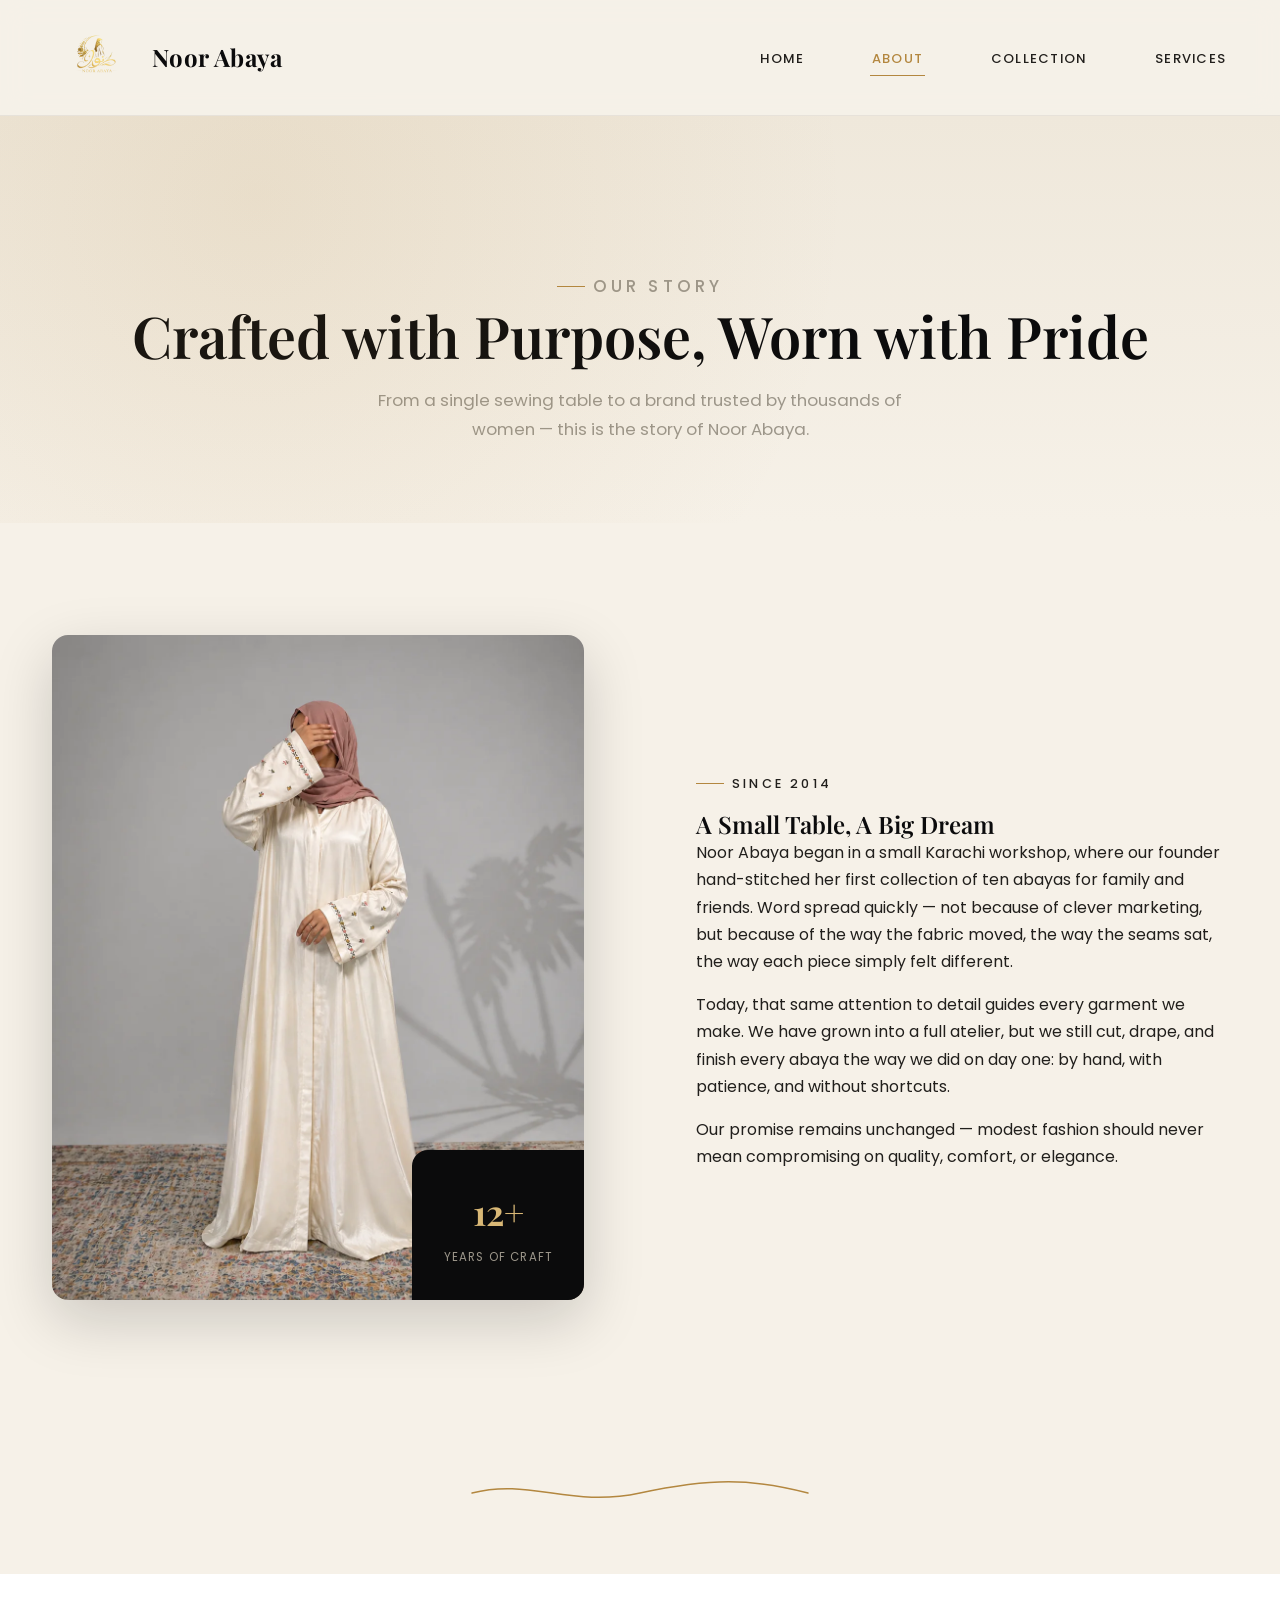
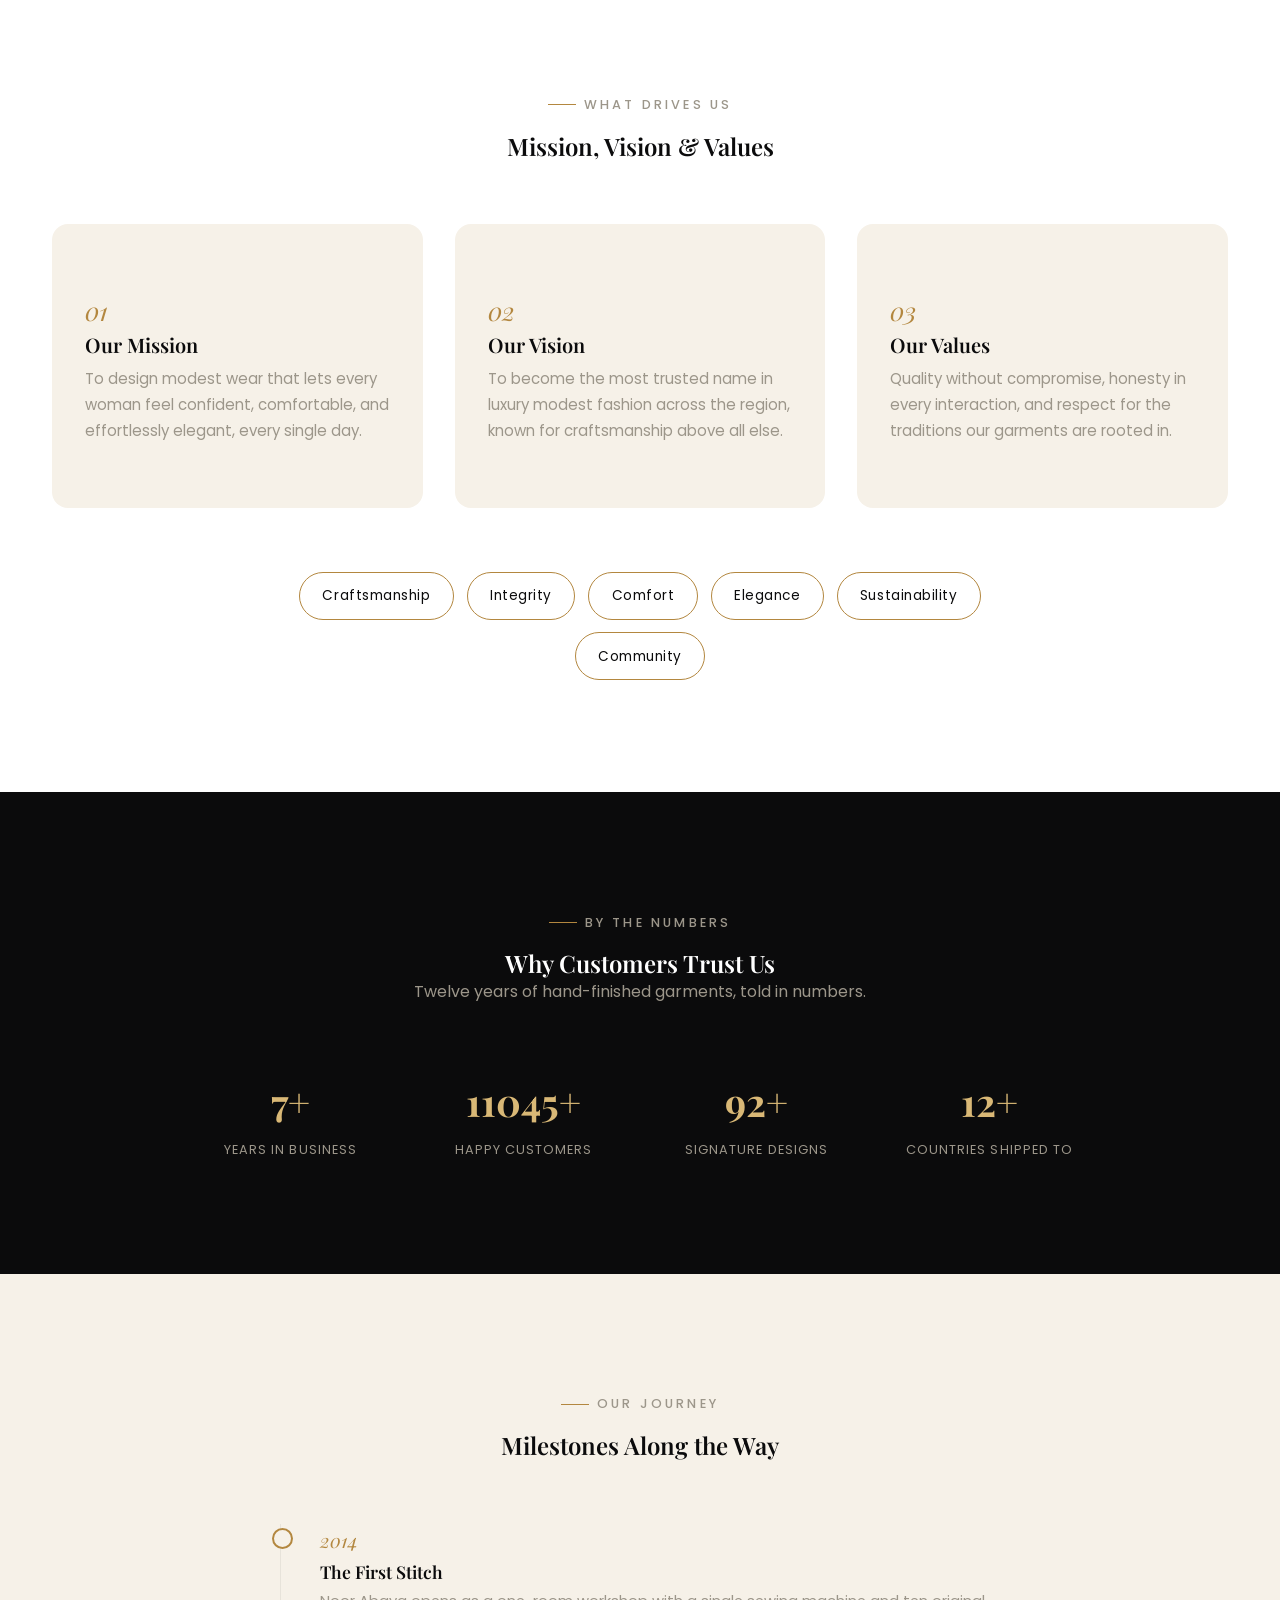
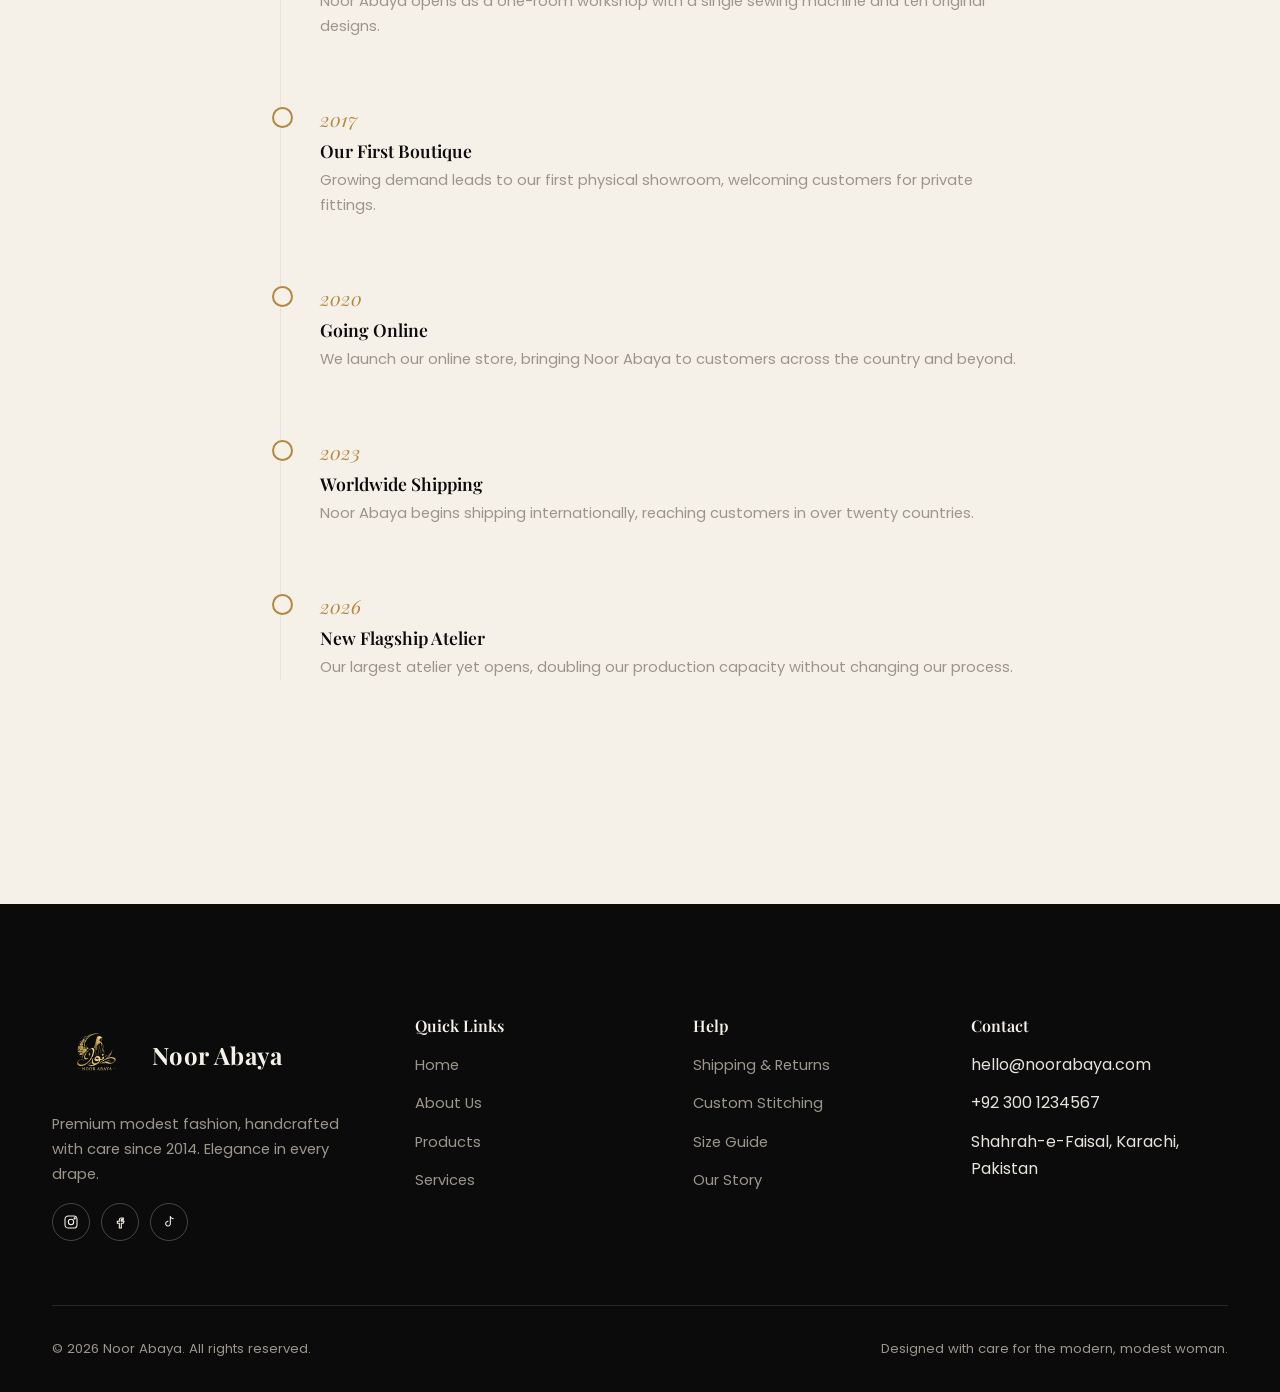
<file: about.html>
<!DOCTYPE html>
<html lang="en">
<head>
  <meta charset="UTF-8">
  <meta name="viewport" content="width=device-width, initial-scale=1.0">
  <title>About Us | Noor Abaya</title>
  <meta name="description" content="Learn the story, mission, and values behind Noor Abaya's luxury modest fashion house.">

  <link rel="stylesheet" href="css/style.css">
  <link rel="icon" href="data:,">
</head>
<body>

 
  <header>
    <nav class="navbar">
      <div class="nav-inner">
           <a href="index.html" class="logo">
    <img src="img/LOGO-removebg-preview.png" alt="Noor Abaya Logo" class="logo-img">
    <span>Noor Abaya</span>
</a>

        <ul class="nav-menu">
          <li><a href="index.html">Home</a></li>
          <li><a href="about.html">About</a></li>
          <li><a href="products.html">Collection</a></li>
          <li><a href="services.html">Services</a></li>
        </ul>

        <button class="hamburger" aria-label="Toggle navigation menu" aria-expanded="false">
          <span></span>
          <span></span>
          <span></span>
        </button>
      </div>
    </nav>
  </header>

  <main>

    
    <section class="page-banner">
      <div class="container">
        <p class="eyebrow">Our Story</p>
        <h1>Crafted with Purpose, Worn with Pride</h1>
        <p>From a single sewing table to a brand trusted by thousands of women — this is the story of Noor Abaya.</p>
      </div>
    </section>

  
    <section class="section">
      <div class="container story">
        <div class="story-media reveal">
          <img
            src="img/A5.webp"
            alt="Founder reviewing abaya fabric in the Noor Abaya atelier"
            width="900" height="1125">
          <div class="years">
            <strong>12+</strong>
            <span>Years of Craft</span>
          </div>
        </div>

        <div class="story-text reveal">
          <p class="eyebrow">Since 2014</p>
          <h2>A Small Table, A Big Dream</h2>
          <p>Noor Abaya began in a small Karachi workshop, where our founder hand-stitched her first collection of ten abayas for family and friends. Word spread quickly — not because of clever marketing, but because of the way the fabric moved, the way the seams sat, the way each piece simply felt different.</p>
          <p>Today, that same attention to detail guides every garment we make. We have grown into a full atelier, but we still cut, drape, and finish every abaya the way we did on day one: by hand, with patience, and without shortcuts.</p>
          <p>Our promise remains unchanged — modest fashion should never mean compromising on quality, comfort, or elegance.</p>
        </div>
      </div>
    </section>

    <svg class="thread-divider" viewBox="0 0 340 34" aria-hidden="true">
      <path d="M2 17 C 60 2, 100 32, 170 17 S 280 2, 338 17" />
    </svg>


    <section class="section mvv">
      <div class="container">
        <div class="section-head reveal">
          <p class="eyebrow">What Drives Us</p>
          <h2>Mission, Vision &amp; Values</h2>
        </div>

        <div class="mvv-grid">
          <article class="mvv-card reveal">
            <span class="num">01</span>
            <h3>Our Mission</h3>
            <p>To design modest wear that lets every woman feel confident, comfortable, and effortlessly elegant, every single day.</p>
          </article>

          <article class="mvv-card reveal">
            <span class="num">02</span>
            <h3>Our Vision</h3>
            <p>To become the most trusted name in luxury modest fashion across the region, known for craftsmanship above all else.</p>
          </article>

          <article class="mvv-card reveal">
            <span class="num">03</span>
            <h3>Our Values</h3>
            <p>Quality without compromise, honesty in every interaction, and respect for the traditions our garments are rooted in.</p>
          </article>
        </div>

        <div class="values-list reveal" style="margin-top: var(--space-lg);">
          <span>Craftsmanship</span>
          <span>Integrity</span>
          <span>Comfort</span>
          <span>Elegance</span>
          <span>Sustainability</span>
          <span>Community</span>
        </div>
      </div>
    </section>

   
    <section class="section trust-strip">
      <div class="container">
        <div class="section-head reveal">
          <p class="eyebrow">By the Numbers</p>
          <h2>Why Customers Trust Us</h2>
          <p>Twelve years of hand-finished garments, told in numbers.</p>
        </div>

        <div class="trust-grid">
          <div class="reveal">
            <strong data-count="12" data-suffix="+">0</strong>
            <span>Years in Business</span>
          </div>
          <div class="reveal">
            <strong data-count="18000" data-suffix="+">0</strong>
            <span>Happy Customers</span>
          </div>
          <div class="reveal">
            <strong data-count="150" data-suffix="+">0</strong>
            <span>Signature Designs</span>
          </div>
          <div class="reveal">
            <strong data-count="20" data-suffix="+">0</strong>
            <span>Countries Shipped To</span>
          </div>
        </div>
      </div>
    </section>

  
    <section class="section">
      <div class="container">
        <div class="section-head reveal">
          <p class="eyebrow">Our Journey</p>
          <h2>Milestones Along the Way</h2>
        </div>

        <div class="timeline">
          <div class="timeline-item reveal">
            <span class="year">2014</span>
            <h3>The First Stitch</h3>
            <p>Noor Abaya opens as a one-room workshop with a single sewing machine and ten original designs.</p>
          </div>
          <div class="timeline-item reveal">
            <span class="year">2017</span>
            <h3>Our First Boutique</h3>
            <p>Growing demand leads to our first physical showroom, welcoming customers for private fittings.</p>
          </div>
          <div class="timeline-item reveal">
            <span class="year">2020</span>
            <h3>Going Online</h3>
            <p>We launch our online store, bringing Noor Abaya to customers across the country and beyond.</p>
          </div>
          <div class="timeline-item reveal">
            <span class="year">2023</span>
            <h3>Worldwide Shipping</h3>
            <p>Noor Abaya begins shipping internationally, reaching customers in over twenty countries.</p>
          </div>
          <div class="timeline-item reveal">
            <span class="year">2026</span>
            <h3>New Flagship Atelier</h3>
            <p>Our largest atelier yet opens, doubling our production capacity without changing our process.</p>
          </div>
        </div>
      </div>
    </section>

    
         
         

  
  <footer class="site-footer">
    <div class="container">
      <div class="footer-grid">
        <div class="footer-brand">
              <a href="index.html" class="logo">
    <img src="img/LOGO-removebg-preview.png" alt="Noor Abaya Logo" class="logo-img">
    <span>Noor Abaya</span>
</a>
          <p>Premium modest fashion, handcrafted with care since 2014. Elegance in every drape.</p>
          <div class="social-icons">
            <a href="#" aria-label="Instagram">
              <svg width="16" height="16" viewBox="0 0 24 24" fill="none" stroke="currentColor" stroke-width="1.6"><rect x="3" y="3" width="18" height="18" rx="5"/><circle cx="12" cy="12" r="4"/><circle cx="17.5" cy="6.5" r="1"/></svg>
            </a>
            <a href="#" aria-label="Facebook">
              <svg width="16" height="16" viewBox="0 0 24 24" fill="none" stroke="currentColor" stroke-width="1.6"><path d="M14 9h3V6h-3c-1.7 0-3 1.3-3 3v2H8v3h3v7h3v-7h3l1-3h-4V9c0-.6.4-1 1-1z"/></svg>
            </a>
            <a href="#" aria-label="TikTok">
              <svg width="16" height="16" viewBox="0 0 24 24" fill="none" stroke="currentColor" stroke-width="1.6"><path d="M14 3v11.5a3.5 3.5 0 1 1-3-3.46M14 3c.5 2.5 2 4 5 4.2"/></svg>
            </a>
          </div>
        </div>

        <div class="footer-col">
          <h4>Quick Links</h4>
          <ul>
            <li><a href="index.html">Home</a></li>
            <li><a href="about.html">About Us</a></li>
            <li><a href="products.html">Products</a></li>
            <li><a href="services.html">Services</a></li>
          </ul>
        </div>

        <div class="footer-col">
          <h4>Help</h4>
          <ul>
            <li><a href="services.html">Shipping &amp; Returns</a></li>
            <li><a href="services.html">Custom Stitching</a></li>
            <li><a href="services.html">Size Guide</a></li>
            <li><a href="about.html">Our Story</a></li>
          </ul>
        </div>

        <div class="footer-col">
          <h4>Contact</h4>
          <ul>
            <li>hello@noorabaya.com</li>
            <li>+92 300 1234567</li>
            <li>Shahrah-e-Faisal, Karachi, Pakistan</li>
          </ul>
        </div>
      </div>

      <div class="footer-bottom">
        <p>&copy; 2026 Noor Abaya. All rights reserved.</p>
        <p>Designed with care for the modern, modest woman.</p>
      </div>
    </div>
  </footer>

  <button class="back-to-top" aria-label="Back to top">↑</button>

  <script src="js/about.js"></script>
</body>
</html>
</file>
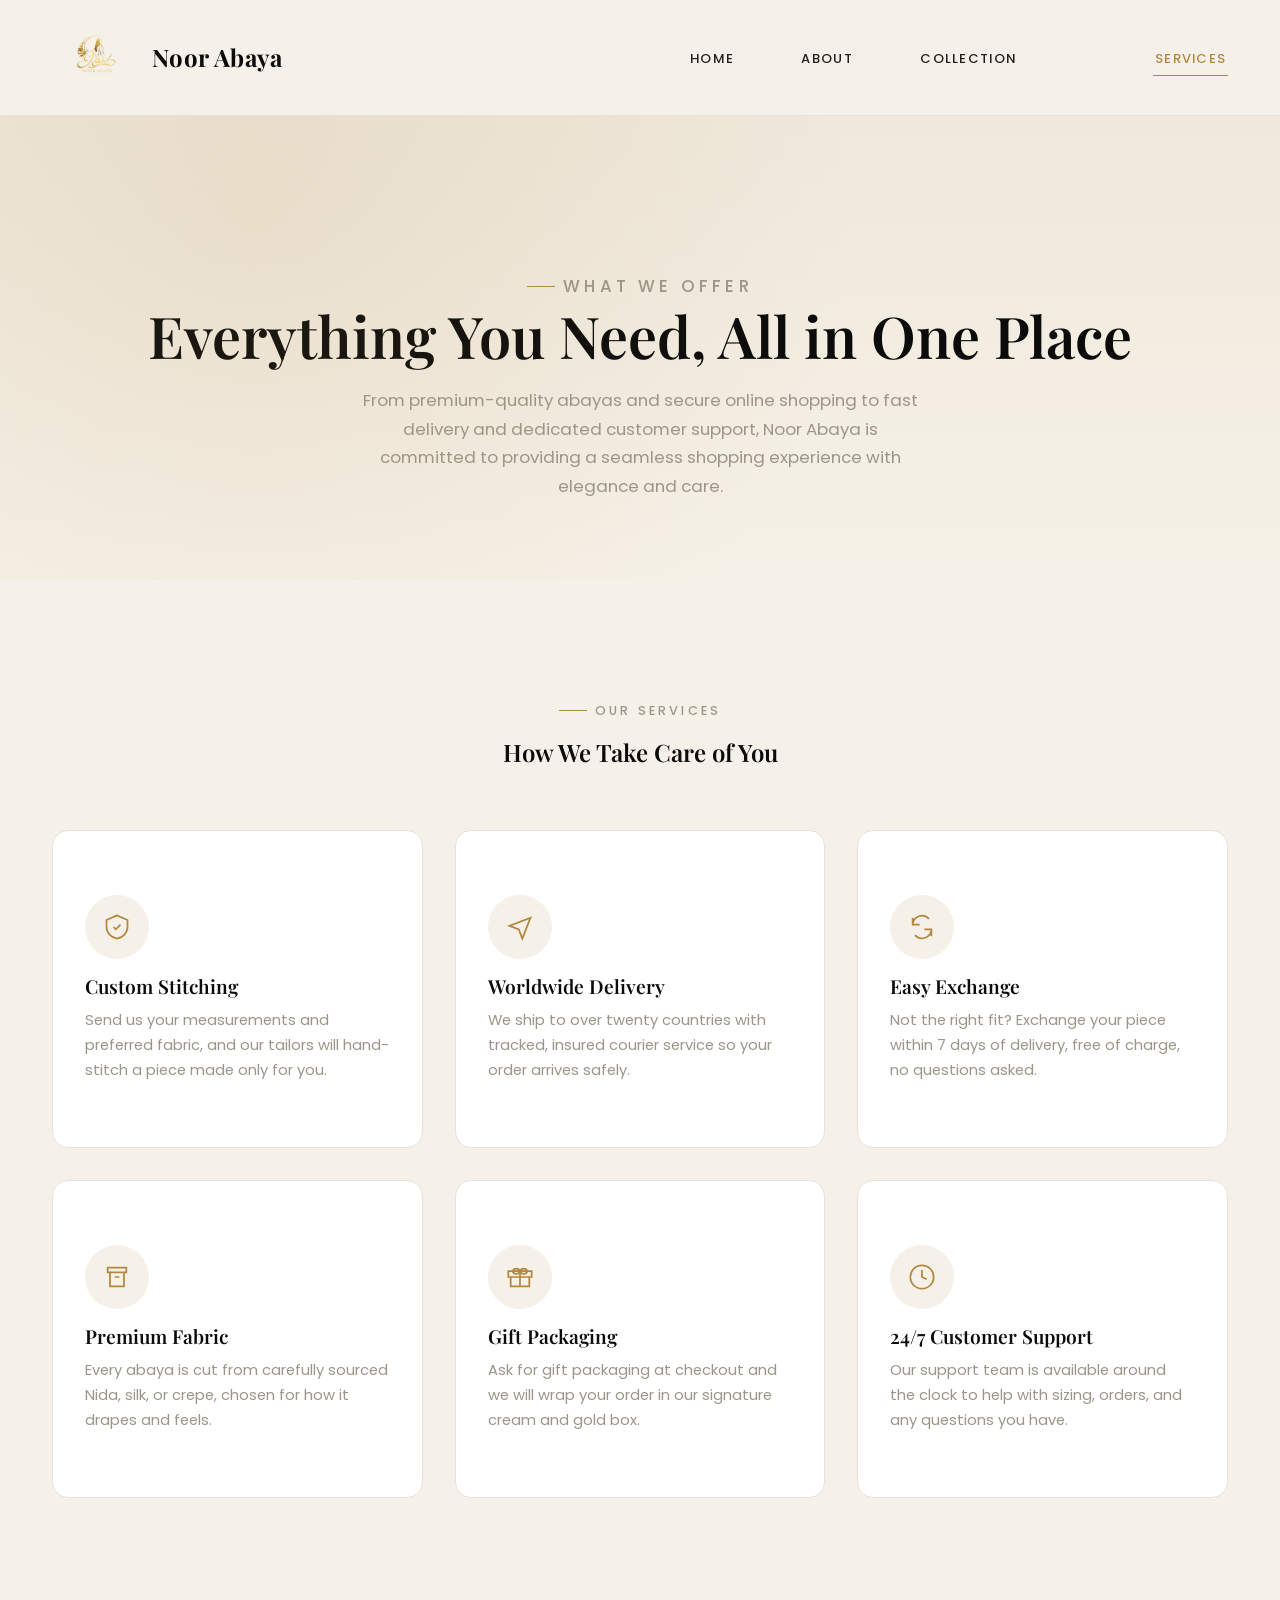
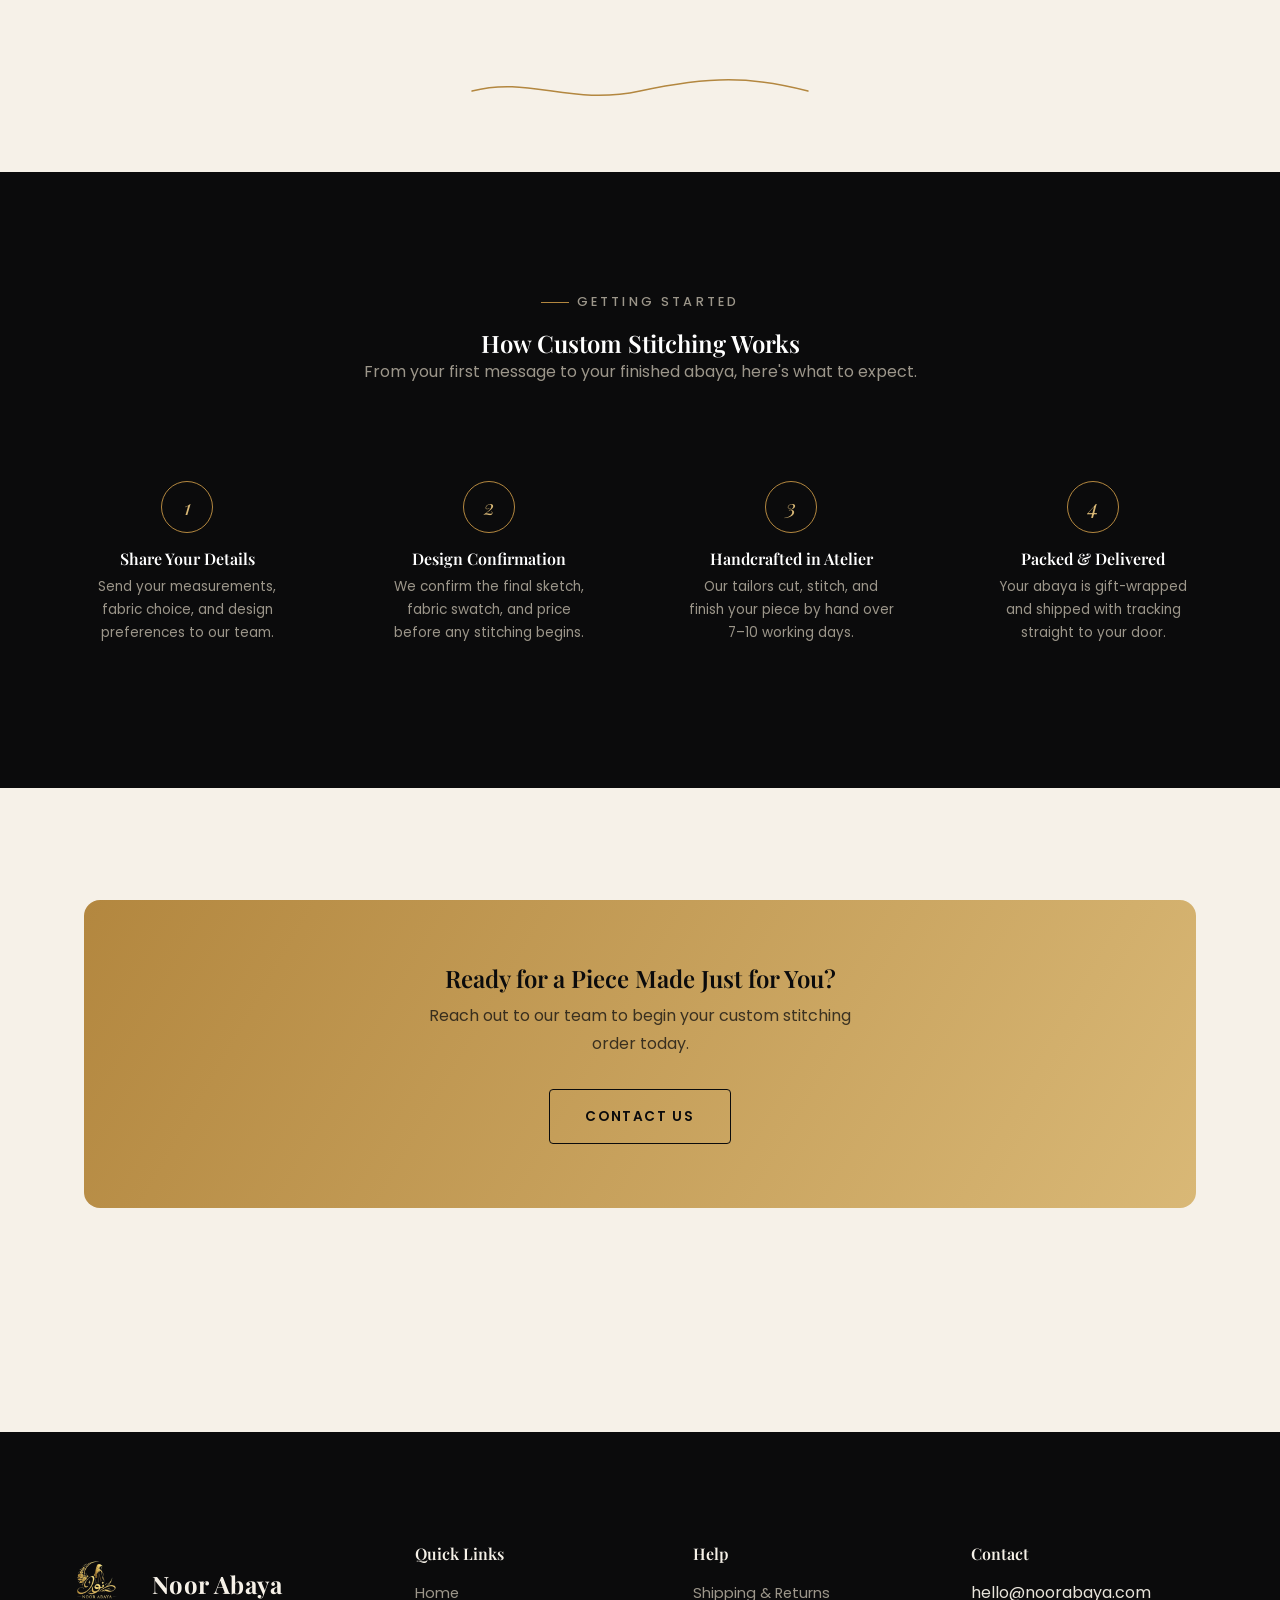
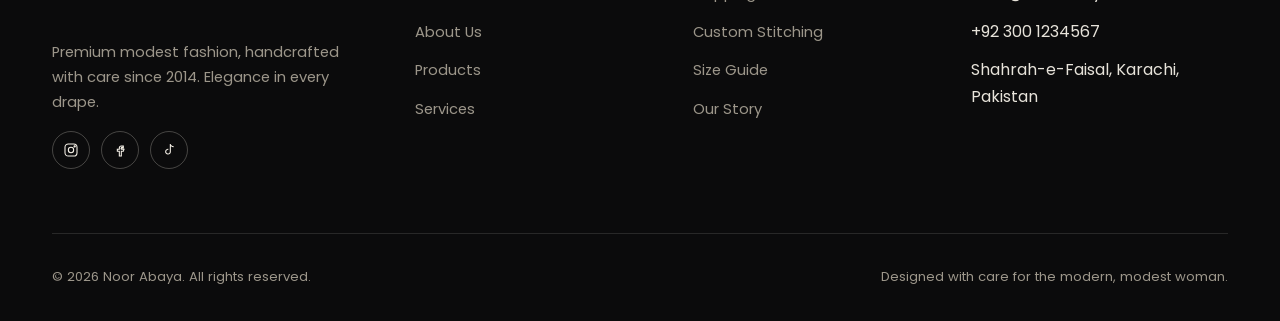
<file: services.html>
<!DOCTYPE html>
<html lang="en">
<head>
  <meta charset="UTF-8">
  <meta name="viewport" content="width=device-width, initial-scale=1.0">
  <title>Services | Noor Abaya</title>
  <meta name="description" content="Explore Noor Abaya's services — custom stitching, worldwide delivery, easy exchange, and more.">

  <link rel="stylesheet" href="css/style.css">
  <link rel="icon" href="data:,">
</head>
<body>


  <header>
    <nav class="navbar">
      <div class="nav-inner">
           <a href="index.html" class="logo">
    <img src="img/LOGO-removebg-preview.png" alt="Noor Abaya Logo" class="logo-img">
    <span>Noor Abaya</span>
</a>

        <ul class="nav-menu">
          <li><a href="index.html">Home</a></li>
          <li><a href="about.html">About</a></li>
          <li><a href="products.html">Collection</li>
          <li><a href="services.html">Services</a></li>
        </ul>

        <button class="hamburger" aria-label="Toggle navigation menu" aria-expanded="false">
          <span></span>
          <span></span>
          <span></span>
        </button>
      </div>
    </nav>
  </header>

  <main>


    <section class="page-banner">
      <div class="container">
        <p class="eyebrow">What We Offer</p>
        <h1>Everything You Need, All in One Place</h1>
        <p>From premium-quality abayas and secure online shopping to fast delivery and dedicated customer support, Noor Abaya is committed to providing a seamless shopping experience with elegance and care.</p>
      </div>
    </section>

  
    <section class="section">
      <div class="container">
        <div class="section-head reveal">
          <p class="eyebrow">Our Services</p>
          <h2>How We Take Care of You</h2>
        </div>

        <div class="service-grid">

          <article class="service-card reveal">
            <div class="service-icon">
              <svg viewBox="0 0 24 24" fill="none" stroke="currentColor" stroke-width="1.5"><path d="M12 2 3 6v6c0 5 4 9 9 10 5-1 9-5 9-10V6l-9-4zM9 12l2 2 4-4"/></svg>
            </div>
            <h3>Custom Stitching</h3>
            <p>Send us your measurements and preferred fabric, and our tailors will hand-stitch a piece made only for you.</p>
          </article>

          <article class="service-card reveal">
            <div class="service-icon">
              <svg viewBox="0 0 24 24" fill="none" stroke="currentColor" stroke-width="1.5"><path d="M3 11l18-7-7 18-3-8-8-3z"/></svg>
            </div>
            <h3>Worldwide Delivery</h3>
            <p>We ship to over twenty countries with tracked, insured courier service so your order arrives safely.</p>
          </article>

          <article class="service-card reveal">
            <div class="service-icon">
              <svg viewBox="0 0 24 24" fill="none" stroke="currentColor" stroke-width="1.5"><path d="M4 4v6h6M20 20v-6h-6M4 10a8 8 0 0114-5M20 14a8 8 0 01-14 5"/></svg>
            </div>
            <h3>Easy Exchange</h3>
            <p>Not the right fit? Exchange your piece within 7 days of delivery, free of charge, no questions asked.</p>
          </article>

          <article class="service-card reveal">
            <div class="service-icon">
              <svg viewBox="0 0 24 24" fill="none" stroke="currentColor" stroke-width="1.5"><path d="M4 4h16v4H4zM6 8v12h12V8M10 12h4"/></svg>
            </div>
            <h3>Premium Fabric</h3>
            <p>Every abaya is cut from carefully sourced Nida, silk, or crepe, chosen for how it drapes and feels.</p>
          </article>

          <article class="service-card reveal">
            <div class="service-icon">
              <svg viewBox="0 0 24 24" fill="none" stroke="currentColor" stroke-width="1.5"><path d="M20 12v8H4v-8M2 7h20v5H2zM12 7v13M12 7c-1-3-6-3-6 0s5 3 6 0zM12 7c1-3 6-3 6 0s-5 3-6 0z"/></svg>
            </div>
            <h3>Gift Packaging</h3>
            <p>Ask for gift packaging at checkout and we will wrap your order in our signature cream and gold box.</p>
          </article>

          <article class="service-card reveal">
            <div class="service-icon">
              <svg viewBox="0 0 24 24" fill="none" stroke="currentColor" stroke-width="1.5"><path d="M12 2a10 10 0 100 20 10 10 0 000-20zM12 6v6l4 2"/></svg>
            </div>
            <h3>24/7 Customer Support</h3>
            <p>Our support team is available around the clock to help with sizing, orders, and any questions you have.</p>
          </article>

        </div>
      </div>
    </section>

    <svg class="thread-divider" viewBox="0 0 340 34" aria-hidden="true">
      <path d="M2 17 C 60 2, 100 32, 170 17 S 280 2, 338 17" />
    </svg>


    <section class="section process">
      <div class="container">
        <div class="section-head reveal">
          <p class="eyebrow">Getting Started</p>
          <h2>How Custom Stitching Works</h2>
          <p>From your first message to your finished abaya, here's what to expect.</p>
        </div>

        <div class="process-grid">
          <div class="process-step reveal">
            <div class="step-num">1</div>
            <h3>Share Your Details</h3>
            <p>Send your measurements, fabric choice, and design preferences to our team.</p>
          </div>
          <div class="process-step reveal">
            <div class="step-num">2</div>
            <h3>Design Confirmation</h3>
            <p>We confirm the final sketch, fabric swatch, and price before any stitching begins.</p>
          </div>
          <div class="process-step reveal">
            <div class="step-num">3</div>
            <h3>Handcrafted in Atelier</h3>
            <p>Our tailors cut, stitch, and finish your piece by hand over 7–10 working days.</p>
          </div>
          <div class="process-step reveal">
            <div class="step-num">4</div>
            <h3>Packed &amp; Delivered</h3>
            <p>Your abaya is gift-wrapped and shipped with tracking straight to your door.</p>
          </div>
        </div>
      </div>
    </section>

    <section class="section">
      <div class="container">
        <div class="cta-band reveal">
          <h2>Ready for a Piece Made Just for You?</h2>
          <p>Reach out to our team to begin your custom stitching order today.</p>
          <a href="#" class="btn btn-outline" style="border-color:var(--color-black); color:var(--color-black);">Contact Us</a>
        </div>
      </div>
    </section>

  </main>

  
  <footer class="site-footer">
    <div class="container">
      <div class="footer-grid">
        <div class="footer-brand">
              <a href="index.html" class="logo">
    <img src="img/LOGO-removebg-preview.png" alt="Noor Abaya Logo" class="logo-img">
    <span>Noor Abaya</span>
</a>
          <p>Premium modest fashion, handcrafted with care since 2014. Elegance in every drape.</p>
          <div class="social-icons">
            <a href="#" aria-label="Instagram">
              <svg width="16" height="16" viewBox="0 0 24 24" fill="none" stroke="currentColor" stroke-width="1.6"><rect x="3" y="3" width="18" height="18" rx="5"/><circle cx="12" cy="12" r="4"/><circle cx="17.5" cy="6.5" r="1"/></svg>
            </a>
            <a href="#" aria-label="Facebook">
              <svg width="16" height="16" viewBox="0 0 24 24" fill="none" stroke="currentColor" stroke-width="1.6"><path d="M14 9h3V6h-3c-1.7 0-3 1.3-3 3v2H8v3h3v7h3v-7h3l1-3h-4V9c0-.6.4-1 1-1z"/></svg>
            </a>
            <a href="#" aria-label="TikTok">
              <svg width="16" height="16" viewBox="0 0 24 24" fill="none" stroke="currentColor" stroke-width="1.6"><path d="M14 3v11.5a3.5 3.5 0 1 1-3-3.46M14 3c.5 2.5 2 4 5 4.2"/></svg>
            </a>
          </div>
        </div>

        <div class="footer-col">
          <h4>Quick Links</h4>
          <ul>
            <li><a href="index.html">Home</a></li>
            <li><a href="about.html">About Us</a></li>
            <li><a href="products.html">Products</a></li>
            <li><a href="services.html">Services</a></li>
          </ul>
        </div>

        <div class="footer-col">
          <h4>Help</h4>
          <ul>
            <li><a href="services.html">Shipping &amp; Returns</a></li>
            <li><a href="services.html">Custom Stitching</a></li>
            <li><a href="services.html">Size Guide</a></li>
            <li><a href="about.html">Our Story</a></li>
          </ul>
        </div>

        <div class="footer-col">
          <h4>Contact</h4>
          <ul>
            <li>hello@noorabaya.com</li>
            <li>+92 300 1234567</li>
            <li>Shahrah-e-Faisal, Karachi, Pakistan</li>
          </ul>
        </div>
      </div>

      <div class="footer-bottom">
        <p>&copy; 2026 Noor Abaya. All rights reserved.</p>
        <p>Designed with care for the modern, modest woman.</p>
      </div>
    </div>
  </footer>

  <button class="back-to-top" aria-label="Back to top">↑</button>

  <script src="js/services.js"></script>
</body>
</html>
</file>
<file: css/style.css>
@import url('https://fonts.googleapis.com/css2?family=Playfair+Display:ital,wght@0,400..900;1,400..900&family=Poppins:wght@300;400;500;600;700&display=swap');

.logo{
    display: flex;
    align-items: center;
    gap: 10px;
    text-decoration: none;
    color: #fff; 
    font-size: 24px;
    font-weight: 700;
}

.logo-img{
    width: 90px;
    height: 80px;
    object-fit: contain;
}
:root {

  --color-black: #0b0b0c;
  --color-charcoal: #211f1c;
  --color-cream: #f6f1e8;
  --color-cream-soft: #efe8db;
  --color-white: #ffffff;
  --color-gold: #b3873f;
  --color-gold-light: #d9b876;
  --color-gray: #e7e3da;
  --color-gray-mid: #9c968a;

  
  --font-display: 'Playfair Display', Georgia, serif;
  --font-body: 'Poppins', Arial, sans-serif;


  --space-xs: 0.5rem;
  --space-sm: 1rem;
  --space-md: 2rem;
  --space-lg: 4rem;
  --space-xl: 7rem;

 
  --radius: 4px;
  --radius-lg: 16px;
  --shadow-soft: 0 10px 40px rgba(11, 11, 12, 0.08);
  --shadow-strong: 0 20px 60px rgba(11, 11, 12, 0.18);
  --transition: 0.4s cubic-bezier(0.65, 0, 0.35, 1);
}


* {
  margin: 0;
  padding: 0;
  box-sizing: border-box;
}

html {
  scroll-behavior: smooth;
}

body {
  font-family: var(--font-body);
  color: var(--color-charcoal);
  background-color: var(--color-cream);
  line-height: 1.7;
  overflow-x: hidden;
}

img {
  max-width: 100%;
  display: block;
}

a {
  text-decoration: none;
  color: inherit;
}

ul {
  list-style: none;
}

h1, h2, h3, h4 {
  font-family: var(--font-display);
  font-weight: 600;
  line-height: 1.2;
  color: var(--color-black);
}

.container {
  width: 100%;
  max-width: 1240px;
  margin: 0 auto;
  padding: 0 var(--space-md);
}


@media (prefers-reduced-motion: reduce) {
  html { scroll-behavior: auto; }
  * { animation-duration: 0.01ms !important; transition-duration: 0.01ms !important; }
}


.eyebrow {
  display: inline-flex;
  align-items: center;
  gap: var(--space-xs);
  font-size: 0.8rem;
  letter-spacing: 0.25em;
  text-transform: uppercase;
  color: var(--color-gold);
  font-weight: 500;
  margin-bottom: var(--space-sm);
}

.eyebrow::before {
  content: "";
  width: 28px;
  height: 1px;
  background: var(--color-gold);
}


.thread-divider {
  display: block;
  width: 100%;
  max-width: 340px;
  height: 34px;
  margin: var(--space-lg) auto;
  opacity: 0;
  transform: translateY(10px);
  transition: opacity 1s ease, transform 1s ease;
}

.thread-divider.in-view {
  opacity: 1;
  transform: translateY(0);
}

.thread-divider path {
  fill: none;
  stroke: var(--color-gold);
  stroke-width: 1.4;
  stroke-linecap: round;
  stroke-dasharray: 340;
  stroke-dashoffset: 340;
  transition: stroke-dashoffset 1.4s ease;
}

.thread-divider.in-view path {
  stroke-dashoffset: 0;
}


.btn {
  display: inline-flex;
  align-items: center;
  justify-content: center;
  gap: 0.6rem;
  padding: 0.95rem 2.2rem;
  font-family: var(--font-body);
  font-size: 0.85rem;
  font-weight: 600;
  letter-spacing: 0.12em;
  text-transform: uppercase;
  border-radius: var(--radius);
  border: 1px solid transparent;
  cursor: pointer;
  transition: var(--transition);
  white-space: nowrap;
}

.btn-primary {
  background: var(--color-black);
  color: var(--color-cream);
  border-color: var(--color-black);
}

.btn-primary:hover,
.btn-primary:focus-visible {
  background: var(--color-gold);
  border-color: var(--color-gold);
  color: var(--color-black);
  transform: translateY(-2px);
}

.btn-outline {
  background: transparent;
  color: var(--color-black);
  border-color: var(--color-black);
}

.btn-outline:hover,
.btn-outline:focus-visible {
  background: var(--color-black);
  color: var(--color-cream);
  transform: translateY(-2px);
}

.btn-outline.on-dark {
  color: var(--color-cream);
  border-color: rgba(246, 241, 232, 0.5);
}

.btn-outline.on-dark:hover,
.btn-outline.on-dark:focus-visible {
  background: var(--color-gold);
  border-color: var(--color-gold);
  color: var(--color-black);
}

.btn:focus-visible,
a:focus-visible,
button:focus-visible,
input:focus-visible {
  outline: 2px solid var(--color-gold);
  outline-offset: 3px;
}


.navbar {
  position: sticky;
  top: 0;
  left: 0;
  width: 100%;
  z-index: 1000;
  background: rgba(246, 241, 232, 0.9);
  backdrop-filter: blur(14px);
  -webkit-backdrop-filter: blur(14px);
  border-bottom: 1px solid rgba(11, 11, 12, 0.06);
  transition: box-shadow var(--transition), background var(--transition);
}

.navbar.scrolled {
  box-shadow: var(--shadow-soft);
  background: rgba(246, 241, 232, 0.97);
}

.nav-inner {
  display: flex;
  align-items: center;
  justify-content: space-between;
  padding: 1.1rem var(--space-md);
  max-width: 1240px;
  margin: 0 auto;
}

.logo {
  display: flex;
  align-items: center;
  gap: 0.6rem;
  font-family: var(--font-display);
  font-size: 1.5rem;
  font-weight: 700;
  color: var(--color-black);
  letter-spacing: 0.02em;
}

.logo-mark {
  width: 40px;
  height: 40px;
  border-radius: 50%;
  border: 1px solid var(--color-gold);
  display: flex;
  align-items: center;
  justify-content: center;
  font-style: italic;
  color: var(--color-gold);
  font-size: 1.2rem;
}

.nav-menu {
  display: flex;
  align-items: center;
  gap: var(--space-lg);
}

.nav-menu a {
  position: relative;
  font-size: 0.82rem;
  font-weight: 500;
  letter-spacing: 0.1em;
  text-transform: uppercase;
  color: var(--color-charcoal);
  padding: 0.4rem 0.1rem;
  transition: color var(--transition);
}

.nav-menu a::after {
  content: "";
  position: absolute;
  left: 0;
  bottom: -2px;
  width: 0;
  height: 1px;
  background: var(--color-gold);
  transition: width var(--transition);
}

.nav-menu a:hover,
.nav-menu a:focus-visible {
  color: var(--color-gold);
}

.nav-menu a:hover::after,
.nav-menu a:focus-visible::after,
.nav-menu a.active::after {
  width: 100%;
}

.nav-menu a.active {
  color: var(--color-gold);
}

.hamburger {
  display: none;
  flex-direction: column;
  justify-content: center;
  gap: 5px;
  width: 32px;
  height: 32px;
  background: none;
  border: none;
  cursor: pointer;
  z-index: 1100;
}

.hamburger span {
  display: block;
  height: 1.5px;
  width: 100%;
  background: var(--color-black);
  transition: var(--transition);
}

.hamburger.open span:nth-child(1) {
  transform: translateY(6.5px) rotate(45deg);
}

.hamburger.open span:nth-child(2) {
  opacity: 0;
}

.hamburger.open span:nth-child(3) {
  transform: translateY(-6.5px) rotate(-45deg);
}

@media (max-width: 860px) {
  .hamburger {
    display: flex;
  }

  .nav-menu {
    position: fixed;
    top: 0;
    right: 0;
    height: 100vh;
    width: min(78vw, 320px);
    background: var(--color-cream);
    flex-direction: column;
    justify-content: center;
    align-items: flex-start;
    padding: var(--space-xl) var(--space-lg);
    gap: var(--space-md);
    transform: translateX(100%);
    transition: transform var(--transition);
    box-shadow: var(--shadow-strong);
  }

  .nav-menu.open {
    transform: translateX(0);
  }

  .nav-menu a {
    font-size: 1rem;
  }
}


.reveal {
  opacity: 0;
  transform: translateY(28px);
  transition: opacity 0.9s ease, transform 0.9s ease;
}

.reveal.in-view {
  opacity: 1;
  transform: translateY(0);
}


.site-footer {
  background: var(--color-black);
  color: var(--color-gray);
  padding: var(--space-xl) 0 var(--space-md);
  margin-top: var(--space-xl);
}

.footer-grid {
  display: grid;
  grid-template-columns: 1.4fr 1fr 1fr 1.2fr;
  gap: var(--space-lg);
  padding-bottom: var(--space-lg);
  border-bottom: 1px solid rgba(246, 241, 232, 0.12);
}

.footer-brand .logo {
  color: var(--color-cream);
  margin-bottom: var(--space-sm);
}

.footer-brand p {
  color: var(--color-gray-mid);
  font-size: 0.92rem;
  max-width: 320px;
}

.footer-col h4 {
  color: var(--color-cream);
  font-size: 1rem;
  margin-bottom: var(--space-sm);
}

.footer-col ul li {
  margin-bottom: 0.7rem;
}

.footer-col ul li a {
  color: var(--color-gray-mid);
  font-size: 0.92rem;
  transition: color var(--transition);
}

.footer-col ul li a:hover {
  color: var(--color-gold-light);
}

.social-icons {
  display: flex;
  gap: 0.7rem;
  margin-top: var(--space-sm);
}

.social-icons a {
  width: 38px;
  height: 38px;
  border-radius: 50%;
  border: 1px solid rgba(246, 241, 232, 0.25);
  display: flex;
  align-items: center;
  justify-content: center;
  transition: var(--transition);
  color: var(--color-cream);
}

.social-icons a:hover {
  background: var(--color-gold);
  border-color: var(--color-gold);
  color: var(--color-black);
  transform: translateY(-3px);
}

.footer-bottom {
  display: flex;
  align-items: center;
  justify-content: space-between;
  flex-wrap: wrap;
  gap: var(--space-sm);
  padding-top: var(--space-md);
  font-size: 0.82rem;
  color: var(--color-gray-mid);
}

@media (max-width: 860px) {
  .footer-grid {
    grid-template-columns: 1fr 1fr;
  }
}

@media (max-width: 540px) {
  .footer-grid {
    grid-template-columns: 1fr;
  }
}


.back-to-top {
  position: fixed;
  bottom: 28px;
  right: 28px;
  width: 46px;
  height: 46px;
  border-radius: 50%;
  background: var(--color-black);
  color: var(--color-cream);
  border: none;
  display: flex;
  align-items: center;
  justify-content: center;
  cursor: pointer;
  font-size: 1.1rem;
  opacity: 0;
  visibility: hidden;
  transform: translateY(12px);
  transition: var(--transition);
  z-index: 900;
  box-shadow: var(--shadow-soft);
}

.back-to-top.visible {
  opacity: 1;
  visibility: visible;
  transform: translateY(0);
}

.back-to-top:hover {
  background: var(--color-gold);
  color: var(--color-black);
}


.page-banner {
  position: relative;
  padding: 9.5rem 0 5rem;
  text-align: center;
  background: linear-gradient(180deg, var(--color-cream-soft), var(--color-cream));
  overflow: hidden;
}

.page-banner::before {
  content: "";
  position: absolute;
  inset: 0;
  background: radial-gradient(circle at 20% 20%, rgba(179, 135, 63, 0.12), transparent 55%);
  pointer-events: none;
}

.page-banner .eyebrow {
  justify-content: center;
}

.page-banner h1 {
  font-size: clamp(2.4rem, 5vw, 3.6rem);
  margin-bottom: var(--space-sm);
}

.page-banner p {
  max-width: 560px;
  margin: 0 auto;
  color: var(--color-gray-mid);
  font-size: 1.05rem;
}

.breadcrumb {
  margin-top: var(--space-sm);
  font-size: 0.8rem;
  letter-spacing: 0.08em;
  text-transform: uppercase;
  color: var(--color-gray-mid);
}

.breadcrumb a {
  color: var(--color-gold);
}


.hero {
  position: relative;
  min-height: 92vh;
  display: flex;
  align-items: center;
  overflow: hidden;
  background: var(--color-black);
}

.hero-media {
  position: absolute;
  inset: 0;
  z-index: 0;
}

.hero-media img {
  width: 100%;
  height: 100%;
  object-fit: cover;
  object-position: top center;
  opacity: 0.78;
}

.hero-media::after {
  content: "";
  position: absolute;
  inset: 0;
  background: linear-gradient(100deg, rgba(11,11,12,0.88) 15%, rgba(11,11,12,0.45) 55%, rgba(11,11,12,0.15) 100%);
}

.hero-content {
  position: relative;
  z-index: 1;
  max-width: 620px;
  padding: 0 var(--space-md);
  margin: 0 auto;
  width: 100%;
  color: var(--color-cream);
}

.hero-content .eyebrow {
  color: var(--color-gold-light);
}

.hero-content h1 {
  color: var(--color-white);
  font-size: clamp(2.6rem, 6vw, 4.4rem);
  margin-bottom: var(--space-sm);
}

.hero-content h1 em {
  color: var(--color-gold-light);
  font-style: italic;
}

.hero-content p {
  font-size: 1.05rem;
  color: rgba(246, 241, 232, 0.82);
  max-width: 460px;
  margin-bottom: var(--space-md);
}

.hero-actions {
  display: flex;
  flex-wrap: wrap;
  gap: 1rem;
}

.hero-scroll-cue {
  position: absolute;
  bottom: 34px;
  left: 50%;
  transform: translateX(-50%);
  z-index: 1;
  color: rgba(246, 241, 232, 0.7);
  font-size: 0.72rem;
  letter-spacing: 0.2em;
  text-transform: uppercase;
  display: flex;
  flex-direction: column;
  align-items: center;
  gap: 0.5rem;
}

.hero-scroll-cue::after {
  content: "";
  width: 1px;
  height: 34px;
  background: linear-gradient(var(--color-gold-light), transparent);
  animation: cueMove 2.2s ease-in-out infinite;
}

@keyframes cueMove {
  0% { transform: scaleY(0.3); opacity: 0.4; }
  50% { transform: scaleY(1); opacity: 1; }
  100% { transform: scaleY(0.3); opacity: 0.4; }
}

/* ---- Section Shell ---- */
.section {
  padding: var(--space-xl) 0;
}

.section-head {
  text-align: center;
  max-width: 620px;
  margin: 0 auto var(--space-lg);
}

.section-head p {
  color: var(--color-gray-mid);
}


.featured-grid {
  display: grid;
  grid-template-columns: repeat(4, 1fr);
  gap: var(--space-md);
}

.feature-card {
  position: relative;
  border-radius: var(--radius-lg);
  overflow: hidden;
  aspect-ratio: 3 / 4;
  box-shadow: var(--shadow-soft);
  transition: transform var(--transition), box-shadow var(--transition);
}

.feature-card:hover {
  transform: translateY(-8px);
  box-shadow: var(--shadow-strong);
}

.feature-card img {
  width: 100%;
  height: 100%;
  object-fit: cover;
  transition: transform 0.7s ease;
}

.feature-card:hover img {
  transform: scale(1.07);
}

.feature-card .tag {
  position: absolute;
  top: 16px;
  left: 16px;
  background: rgba(246, 241, 232, 0.92);
  color: var(--color-black);
  font-size: 0.68rem;
  letter-spacing: 0.1em;
  text-transform: uppercase;
  padding: 0.35rem 0.7rem;
  border-radius: 999px;
}

.feature-card .info {
  position: absolute;
  left: 0;
  right: 0;
  bottom: 0;
  padding: var(--space-md) var(--space-sm) var(--space-sm);
  background: linear-gradient(0deg, rgba(11,11,12,0.85), transparent);
  color: var(--color-cream);
}

.feature-card .info h3 {
  color: var(--color-cream);
  font-size: 1.15rem;
}

.feature-card .info span {
  color: var(--color-gold-light);
  font-size: 0.9rem;
}

@media (max-width: 1024px) {
  .featured-grid { grid-template-columns: repeat(2, 1fr); }
}
@media (max-width: 560px) {
  .featured-grid { grid-template-columns: 1fr; }
}


.why-us {
  background: var(--color-white);
}

.why-grid {
  display: grid;
  grid-template-columns: repeat(4, 1fr);
  gap: var(--space-md);
}

.why-card {
  text-align: center;
  padding: var(--space-lg) var(--space-sm);
  border: 1px solid var(--color-gray);
  border-radius: var(--radius-lg);
  transition: var(--transition);
}

.why-card:hover {
  border-color: var(--color-gold);
  transform: translateY(-6px);
  box-shadow: var(--shadow-soft);
}

.why-icon {
  width: 62px;
  height: 62px;
  margin: 0 auto var(--space-sm);
  border-radius: 50%;
  background: var(--color-cream);
  display: flex;
  align-items: center;
  justify-content: center;
  color: var(--color-gold);
}

.why-icon svg {
  width: 26px;
  height: 26px;
}

.why-card h3 {
  font-size: 1.1rem;
  margin-bottom: 0.5rem;
}

.why-card p {
  color: var(--color-gray-mid);
  font-size: 0.92rem;
}

@media (max-width: 1024px) {
  .why-grid { grid-template-columns: repeat(2, 1fr); }
}
@media (max-width: 560px) {
  .why-grid { grid-template-columns: 1fr; }
}


.reviews {
  background: var(--color-black);
  color: var(--color-cream);
}

.reviews .section-head h2 { color: var(--color-white); }
.reviews .section-head p { color: var(--color-gray-mid); }

.review-grid {
  display: grid;
  grid-template-columns: repeat(3, 1fr);
  gap: var(--space-md);
}

.review-card {
  background: rgba(246, 241, 232, 0.04);
  border: 1px solid rgba(246, 241, 232, 0.12);
  border-radius: var(--radius-lg);
  padding: var(--space-md);
  transition: var(--transition);
}

.review-card:hover {
  border-color: var(--color-gold);
  transform: translateY(-6px);
}

.stars {
  color: var(--color-gold-light);
  letter-spacing: 0.15em;
  margin-bottom: var(--space-sm);
}

.review-card p {
  color: rgba(246, 241, 232, 0.85);
  font-size: 0.95rem;
  margin-bottom: var(--space-md);
}

.reviewer {
  display: flex;
  align-items: center;
  gap: 0.7rem;
}

.reviewer-avatar {
  width: 40px;
  height: 40px;
  border-radius: 50%;
  background: var(--color-gold);
  color: var(--color-black);
  display: flex;
  align-items: center;
  justify-content: center;
  font-family: var(--font-display);
  font-weight: 700;
}

.reviewer strong {
  display: block;
  font-size: 0.9rem;
}

.reviewer span {
  font-size: 0.78rem;
  color: var(--color-gray-mid);
}

@media (max-width: 900px) {
  .review-grid { grid-template-columns: 1fr; }
}


.newsletter {
  background: var(--color-cream-soft);
  border-radius: var(--radius-lg);
  margin: 0 var(--space-md);
  padding: var(--space-xl) var(--space-md);
  text-align: center;
}

.newsletter h2 {
  font-size: clamp(1.8rem, 3vw, 2.4rem);
  margin-bottom: 0.6rem;
}

.newsletter p {
  color: var(--color-gray-mid);
  max-width: 480px;
  margin: 0 auto var(--space-md);
}

.newsletter-form {
  display: flex;
  justify-content: center;
  gap: 0.8rem;
  max-width: 460px;
  margin: 0 auto;
  flex-wrap: wrap;
}

.newsletter-form input {
  flex: 1;
  min-width: 220px;
  padding: 0.95rem 1.2rem;
  border-radius: var(--radius);
  border: 1px solid var(--color-gray-mid);
  background: var(--color-white);
  font-family: var(--font-body);
  font-size: 0.9rem;
}

.newsletter-form input:focus-visible {
  outline: 2px solid var(--color-gold);
  outline-offset: 2px;
}

.newsletter-msg {
  margin-top: var(--space-sm);
  font-size: 0.85rem;
  min-height: 1.2em;
}

.newsletter-msg.success { color: #4c7a4c; }
.newsletter-msg.error { color: #a3423f; }







.story {
  display: grid;
  grid-template-columns: 1fr 1fr;
  gap: var(--space-xl);
  align-items: center;
}

.story-media {
  position: relative;
  border-radius: var(--radius-lg);
  overflow: hidden;
  box-shadow: var(--shadow-strong);
}

.story-media img {
  width: 100%;
  height: 100%;
  object-fit: cover;
  aspect-ratio: 4/5;
}

.story-media .years {
  position: absolute;
  bottom: -1px;
  right: -1px;
  background: var(--color-black);
  color: var(--color-cream);
  padding: var(--space-md);
  border-top-left-radius: var(--radius-lg);
  text-align: center;
}

.story-media .years strong {
  display: block;
  font-family: var(--font-display);
  font-size: 2.2rem;
  color: var(--color-gold-light);
}

.story-media .years span {
  font-size: 0.72rem;
  letter-spacing: 0.1em;
  text-transform: uppercase;
  color: var(--color-gray-mid);
}

.story-text p {
  color: var(--color-charcoal);
  margin-bottom: var(--space-sm);
}

.story-text p:last-child {
  margin-bottom: 0;
}

@media (max-width: 900px) {
  .story { grid-template-columns: 1fr; gap: var(--space-lg); }
}


.mvv {
  background: var(--color-white);
}

.mvv-grid {
  display: grid;
  grid-template-columns: repeat(3, 1fr);
  gap: var(--space-md);
}

.mvv-card {
  padding: var(--space-lg) var(--space-md);
  border-radius: var(--radius-lg);
  background: var(--color-cream);
  transition: var(--transition);
  border: 1px solid transparent;
}

.mvv-card:hover {
  transform: translateY(-6px);
  border-color: var(--color-gold);
  box-shadow: var(--shadow-soft);
}

.mvv-card .num {
  font-family: var(--font-display);
  font-style: italic;
  color: var(--color-gold);
  font-size: 1.6rem;
  margin-bottom: var(--space-sm);
}

.mvv-card h3 {
  margin-bottom: 0.6rem;
  font-size: 1.25rem;
}

.mvv-card p {
  color: var(--color-gray-mid);
  font-size: 0.94rem;
}

@media (max-width: 900px) {
  .mvv-grid { grid-template-columns: 1fr; }
}


.values-list {
  display: flex;
  flex-wrap: wrap;
  justify-content: center;
  gap: 0.8rem;
  max-width: 760px;
  margin: 0 auto;
}

.values-list span {
  padding: 0.7rem 1.4rem;
  border: 1px solid var(--color-gold);
  color: var(--color-black);
  border-radius: 999px;
  font-size: 0.85rem;
  letter-spacing: 0.04em;
  transition: var(--transition);
}

.values-list span:hover {
  background: var(--color-gold);
  color: var(--color-black);
  transform: translateY(-3px);
}


.timeline {
  position: relative;
  max-width: 760px;
  margin: 0 auto;
}

.timeline::before {
  content: "";
  position: absolute;
  left: 20px;
  top: 0;
  bottom: 0;
  width: 1px;
  background: var(--color-gray);
}

.timeline-item {
  position: relative;
  padding-left: 60px;
  margin-bottom: var(--space-lg);
}

.timeline-item:last-child {
  margin-bottom: 0;
}

.timeline-item::before {
  content: "";
  position: absolute;
  left: 12px;
  top: 4px;
  width: 17px;
  height: 17px;
  border-radius: 50%;
  background: var(--color-cream);
  border: 2px solid var(--color-gold);
}

.timeline-item .year {
  font-family: var(--font-display);
  font-style: italic;
  color: var(--color-gold);
  font-size: 1.2rem;
  display: block;
  margin-bottom: 0.3rem;
}

.timeline-item h3 {
  font-size: 1.1rem;
  margin-bottom: 0.4rem;
}

.timeline-item p {
  color: var(--color-gray-mid);
  font-size: 0.92rem;
}


.team {
  background: var(--color-white);
}

.team-grid {
  display: grid;
  grid-template-columns: repeat(4, 1fr);
  gap: var(--space-md);
}

.team-card {
  text-align: center;
}

.team-photo {
  border-radius: var(--radius-lg);
  overflow: hidden;
  aspect-ratio: 3/4;
  margin-bottom: var(--space-sm);
  box-shadow: var(--shadow-soft);
}

.team-photo img {
  width: 100%;
  height: 100%;
  object-fit: cover;
  transition: transform 0.6s ease;
}

.team-card:hover .team-photo img {
  transform: scale(1.06);
}

.team-card h3 {
  font-size: 1.05rem;
  margin-bottom: 0.2rem;
}

.team-card span {
  color: var(--color-gold);
  font-size: 0.82rem;
  letter-spacing: 0.05em;
  text-transform: uppercase;
}

@media (max-width: 1024px) {
  .team-grid { grid-template-columns: repeat(2, 1fr); }
}
@media (max-width: 560px) {
  .team-grid { grid-template-columns: 1fr; }
}


.trust-strip {
  background: var(--color-black);
  color: var(--color-cream);
  text-align: center;
}

.trust-strip .section-head h2 { color: var(--color-white); }
.trust-strip .section-head p { color: var(--color-gray-mid); }

.trust-grid {
  display: grid;
  grid-template-columns: repeat(4, 1fr);
  gap: var(--space-md);
  max-width: 900px;
  margin: 0 auto;
}

.trust-grid div strong {
  display: block;
  font-family: var(--font-display);
  font-size: 2.4rem;
  color: var(--color-gold-light);
}

.trust-grid div span {
  font-size: 0.8rem;
  letter-spacing: 0.08em;
  text-transform: uppercase;
  color: var(--color-gray-mid);
}

@media (max-width: 700px) {
  .trust-grid { grid-template-columns: repeat(2, 1fr); gap: var(--space-lg); }
}









.section {
  padding: var(--space-xl) 0;
}


.filter-bar {
  display: flex;
  flex-wrap: wrap;
  justify-content: center;
  gap: 0.7rem;
  margin-bottom: var(--space-lg);
}

.filter-btn {
  padding: 0.65rem 1.4rem;
  border-radius: 999px;
  border: 1px solid var(--color-gray-mid);
  background: transparent;
  color: var(--color-charcoal);
  font-family: var(--font-body);
  font-size: 0.82rem;
  letter-spacing: 0.05em;
  cursor: pointer;
  transition: var(--transition);
}

.filter-btn:hover {
  border-color: var(--color-gold);
  color: var(--color-gold);
}

.filter-btn.active {
  background: var(--color-black);
  border-color: var(--color-black);
  color: var(--color-cream);
}


.product-grid {
  display: grid;
  grid-template-columns: repeat(4, 1fr);
  gap: var(--space-md);
}

.product-card {
  background: var(--color-white);
  border-radius: var(--radius-lg);
  overflow: hidden;
  box-shadow: var(--shadow-soft);
  transition: transform var(--transition), box-shadow var(--transition);
  display: flex;
  flex-direction: column;
}

.product-card:hover {
  transform: translateY(-8px);
  box-shadow: var(--shadow-strong);
}

.product-media {
  position: relative;
  aspect-ratio: 3/4;
  overflow: hidden;
  background: var(--color-gray);
}

.product-media img {
  width: 100%;
  height: 100%;
  object-fit: cover;
  transition: transform 0.7s ease;
}

.product-card:hover .product-media img {
  transform: scale(1.08);
}

.product-media .badge {
  position: absolute;
  top: 14px;
  left: 14px;
  background: var(--color-gold);
  color: var(--color-black);
  font-size: 0.66rem;
  letter-spacing: 0.08em;
  text-transform: uppercase;
  padding: 0.3rem 0.65rem;
  border-radius: 999px;
}

.product-info {
  padding: var(--space-sm) var(--space-sm) var(--space-md);
  display: flex;
  flex-direction: column;
  flex: 1;
}

.product-info h3 {
  font-size: 1.05rem;
  margin-bottom: 0.3rem;
}

.product-price {
  color: var(--color-gold);
  font-weight: 600;
  font-family: var(--font-display);
  font-size: 1.1rem;
  margin-bottom: 0.5rem;
}

.product-info p.desc {
  color: var(--color-gray-mid);
  font-size: 0.86rem;
  margin-bottom: var(--space-sm);
  flex: 1;
}

.product-info .btn {
  width: 100%;
  padding: 0.75rem 1rem;
  font-size: 0.76rem;
}

@media (max-width: 1100px) {
  .product-grid { grid-template-columns: repeat(3, 1fr); }
}
@media (max-width: 780px) {
  .product-grid { grid-template-columns: repeat(2, 1fr); }
}
@media (max-width: 480px) {
  .product-grid { grid-template-columns: 1fr; }
}


.modal-overlay {
  position: fixed;
  inset: 0;
  background: rgba(11, 11, 12, 0.7);
  display: flex;
  align-items: center;
  justify-content: center;
  padding: var(--space-md);
  z-index: 1200;
  opacity: 0;
  visibility: hidden;
  transition: var(--transition);
}

.modal-overlay.open {
  opacity: 1;
  visibility: visible;
}

.modal-box {
  background: var(--color-cream);
  border-radius: var(--radius-lg);
  max-width: 720px;
  width: 100%;
  display: grid;
  grid-template-columns: 1fr 1fr;
  overflow: hidden;
  max-height: 88vh;
  transform: translateY(20px);
  transition: var(--transition);
}

.modal-overlay.open .modal-box {
  transform: translateY(0);
}

.modal-media {
  aspect-ratio: 3/4;
  overflow: hidden;
}

.modal-media img {
  width: 100%;
  height: 100%;
  object-fit: cover;
}

.modal-info {
  padding: var(--space-lg) var(--space-md);
  position: relative;
  overflow-y: auto;
}

.modal-close {
  position: absolute;
  top: 14px;
  right: 14px;
  width: 36px;
  height: 36px;
  border-radius: 50%;
  border: 1px solid var(--color-gray-mid);
  background: transparent;
  font-size: 1rem;
  cursor: pointer;
  transition: var(--transition);
}

.modal-close:hover {
  background: var(--color-black);
  color: var(--color-cream);
  border-color: var(--color-black);
}

.modal-info h3 {
  font-size: 1.4rem;
  margin-bottom: 0.4rem;
  padding-right: var(--space-md);
}

.modal-info .product-price {
  font-size: 1.3rem;
}

.modal-info p.desc {
  color: var(--color-gray-mid);
  margin-bottom: var(--space-md);
}

.modal-info ul {
  margin-bottom: var(--space-md);
  font-size: 0.88rem;
  color: var(--color-charcoal);
}

.modal-info ul li {
  padding-left: 1.2rem;
  position: relative;
  margin-bottom: 0.4rem;
}

.modal-info ul li::before {
  content: "—";
  position: absolute;
  left: 0;
  color: var(--color-gold);
}

@media (max-width: 640px) {
  .modal-box { grid-template-columns: 1fr; overflow-y: auto; }
  .modal-media { aspect-ratio: 4/3; }
}













.section {
  padding: var(--space-xl) 0;
}

.section-head {
  text-align: center;
  max-width: 620px;
  margin: 0 auto var(--space-lg);
}

.section-head p {
  color: var(--color-gray-mid);
}


.service-grid {
  display: grid;
  grid-template-columns: repeat(3, 1fr);
  gap: var(--space-md);
}

.service-card {
  background: var(--color-white);
  border: 1px solid var(--color-gray);
  border-radius: var(--radius-lg);
  padding: var(--space-lg) var(--space-md);
  transition: var(--transition);
  position: relative;
  overflow: hidden;
}

.service-card::before {
  content: "";
  position: absolute;
  top: 0;
  left: 0;
  width: 100%;
  height: 3px;
  background: var(--color-gold);
  transform: scaleX(0);
  transform-origin: left;
  transition: transform var(--transition);
}

.service-card:hover {
  transform: translateY(-8px);
  box-shadow: var(--shadow-strong);
  border-color: transparent;
}

.service-card:hover::before {
  transform: scaleX(1);
}

.service-icon {
  width: 64px;
  height: 64px;
  border-radius: 50%;
  background: var(--color-cream);
  display: flex;
  align-items: center;
  justify-content: center;
  margin-bottom: var(--space-sm);
  color: var(--color-gold);
  transition: var(--transition);
}

.service-card:hover .service-icon {
  background: var(--color-gold);
  color: var(--color-black);
}

.service-icon svg {
  width: 28px;
  height: 28px;
}

.service-card h3 {
  font-size: 1.2rem;
  margin-bottom: 0.6rem;
}

.service-card p {
  color: var(--color-gray-mid);
  font-size: 0.92rem;
}

@media (max-width: 1024px) {
  .service-grid { grid-template-columns: repeat(2, 1fr); }
}
@media (max-width: 620px) {
  .service-grid { grid-template-columns: 1fr; }
}


.process {
  background: var(--color-black);
  color: var(--color-cream);
}

.process .section-head h2 { color: var(--color-white); }
.process .section-head p { color: var(--color-gray-mid); }

.process-grid {
  display: grid;
  grid-template-columns: repeat(4, 1fr);
  gap: var(--space-md);
  position: relative;
}

.process-step {
  text-align: center;
  padding: var(--space-md);
}

.process-step .step-num {
  width: 52px;
  height: 52px;
  border-radius: 50%;
  border: 1px solid var(--color-gold);
  color: var(--color-gold-light);
  font-family: var(--font-display);
  font-style: italic;
  font-size: 1.3rem;
  display: flex;
  align-items: center;
  justify-content: center;
  margin: 0 auto var(--space-sm);
}

.process-step h3 {
  color: var(--color-white);
  font-size: 1rem;
  margin-bottom: 0.4rem;
}

.process-step p {
  color: var(--color-gray-mid);
  font-size: 0.85rem;
}

@media (max-width: 860px) {
  .process-grid { grid-template-columns: repeat(2, 1fr); }
}
@media (max-width: 480px) {
  .process-grid { grid-template-columns: 1fr; }
}


.cta-band {
  background: linear-gradient(120deg, var(--color-gold) 0%, var(--color-gold-light) 100%);
  border-radius: var(--radius-lg);
  margin: 0 var(--space-md);
  padding: var(--space-lg) var(--space-md);
  text-align: center;
  color: var(--color-black);
}

.cta-band h2 {
  margin-bottom: 0.6rem;
}

.cta-band p {
  max-width: 460px;
  margin: 0 auto var(--space-md);
  color: rgba(11,11,12,0.75);
}
</file>
